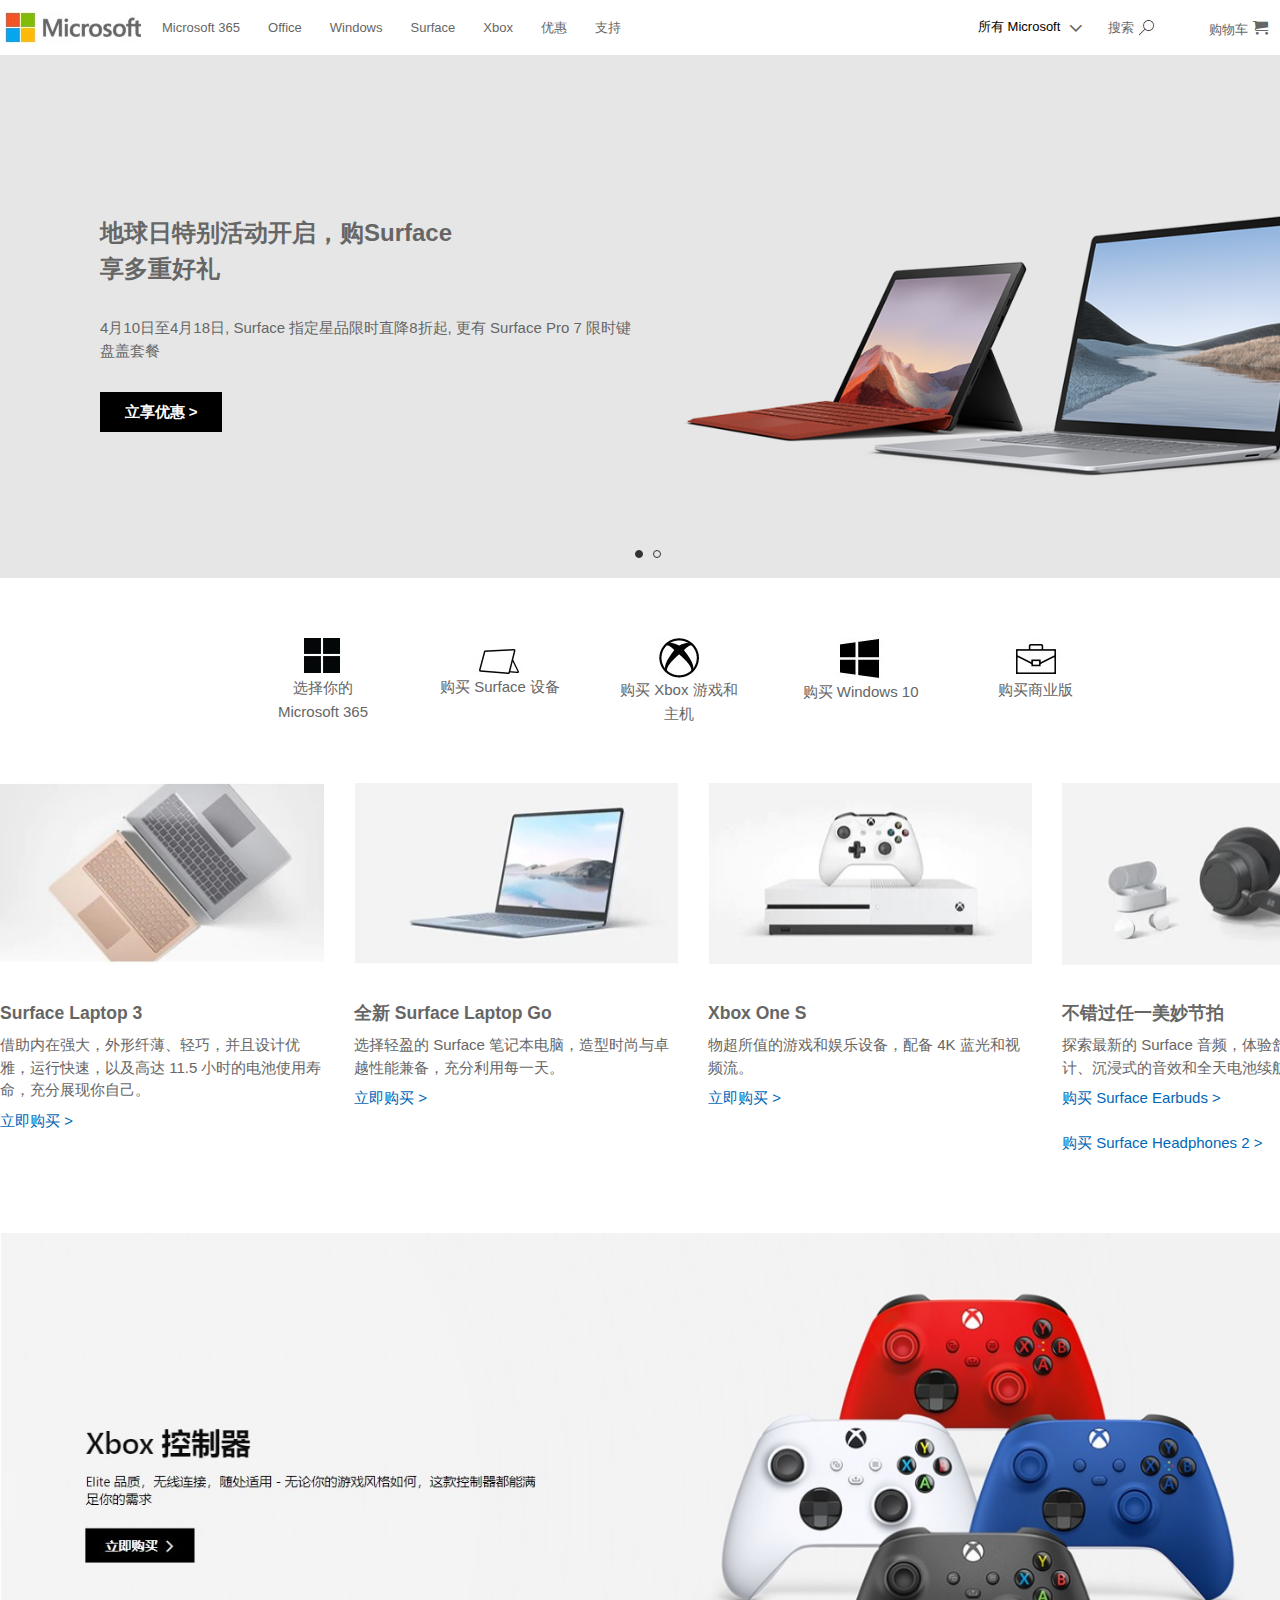
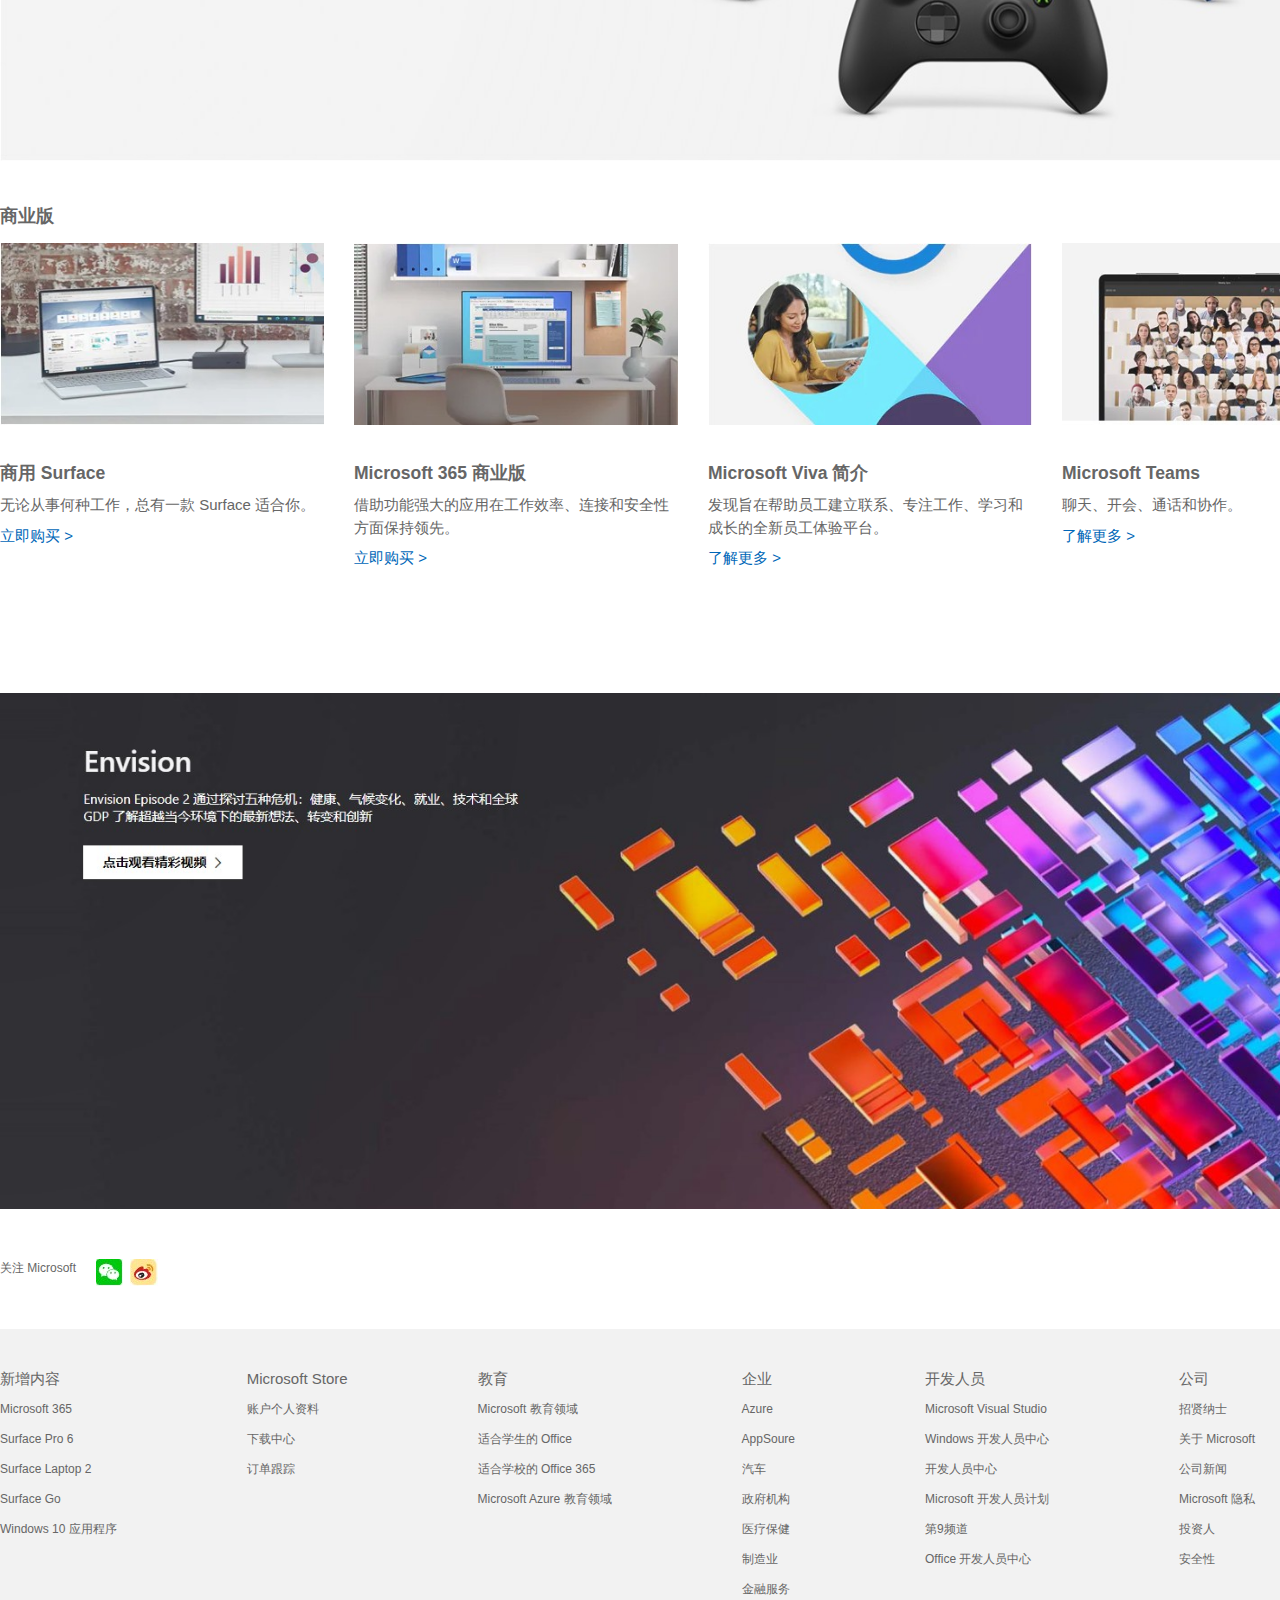
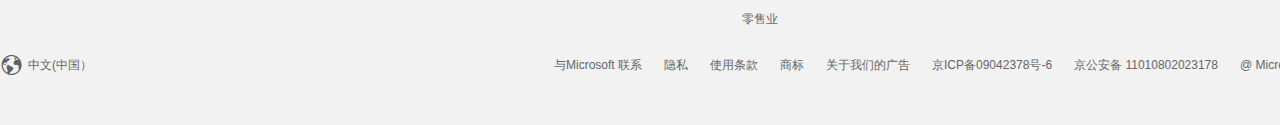
<file: MicroSoft_Index/index.html>
<!DOCTYPE html>
<html lang="en">

<head>
    <meta charset="UTF-8">
    <meta http-equiv="X-UA-Compatible" content="IE=edge">
    <meta name="viewport" content="width=device-width, initial-scale=1.0">
    <title>Microsoft-Official Home Page</title>
    <link rel="shortcut icon" href="bitbug_favicon.ico" type="image/x-icon">
    <link rel="stylesheet" href="CSS/base.css">
    <link rel="stylesheet" href="CSS/common.css">
    <link rel="stylesheet" href="CSS/index.css">
    <script src="JS/animate.js"></script>
    <script src="JS/index.js"></script>
</head>

<body>
    <!-- shortcut开始 -->
    <div class="shortcut w">
        <div class="logo">
            <h1>
                <a href="index.html">Microsoft-Official</a>
            </h1>
        </div>
        <div class="left_nav">
            <ul>
                <li><a href="#">Microsoft 365</a></li>
                <li><a href="#">Office</a></li>
                <li><a href="#">Windows</a></li>
                <li><a href="#">Surface</a></li>
                <li><a href="#">Xbox</a></li>
                <li><a href="#">优惠</a></li>
                <li><a href="#">支持</a></li>
            </ul>
        </div>
        <div class="right_nav">
            <div class="suoyou"><a href="#"><input type="text" value="所有 Microsoft" class="ipt"></a><em></em>
                <div class="tab_con">
                    <ul>
                        <li><span>软件</span>
                            <a href="#">Windows 应用</a><a href="#">OneDriver</a><a href="#">Outlook</a><a
                                href="#">Skype</a><a href="#">OneNote</a><a href="#">Microsoft Teams</a>
                        </li>
                        <li>
                            <span>PC和设备</span>
                            <a href="#">购买 Xbox</a><a href="#">PC和平板电脑</a><a href="#">配件</a>
                        </li>
                        <li>
                            <span>娱乐</span>
                            <a href="#">Xbox与游戏</a><a href="#">PC和游戏</a>
                        </li>
                        <li>
                            <span>企业版</span>
                            <a href="#">Microsoft Azure</a><a href="#">Microsoft 365</a><a href="#">Microsoft
                                industry</a><a href="#">数据平台</a><a href="#">Power Platform</a><a href="#">购买商业版</a>
                        </li>
                        <li>
                            <span>开发人员与IT</span>
                            <a href="#">.NET</a><a href="#">Visual Studio</a><a href="#">Windows Server</a><a
                                href="#">开发 Windows 应用</a><a href="#">文档</a><a href="#">Power Apps</a>
                        </li>
                        <li>
                            <span>其他</span>
                            <a href="#">免费下载与安全性</a><a href="#">教育</a>
                        </li>
                    </ul>
                    <div class="bottom">
                        <span><a href="#">查看站点地图</a><i> ></i></span>
                    </div>
                </div>
            </div>
            <div class="seacher"><span>搜索</span><img src="PIC/search.jpg" alt=""></div>
            <div class="shopcar"><a href="#">购物车</a><em></em></div>
            <div class="login"><a href="#">登录</a><img src="PIC/login.jpg" alt=""></div>
        </div>
    </div>
    <!-- shortcut结束 -->
    <!-- floor开始 -->
    <div class="floor w">
        <!-- floor1开始 -->
        <div class="floor1">
            <a href="javascript:;" class="arrow_l">&lt;</a>
            <a href="javascript:;" class="arrow_r">&gt;</a>
            <ul>
                <li><a href="#"><img src="PIC/focus0.png" alt=""></a>
                    <div class="item1">
                        <h1>地球日特别活动开启，购Surface</br>享多重好礼</h1>
                        <p>4月10日至4月18日, Surface 指定星品限时直降8折起, 更有 Surface Pro 7 限时键</br>盘盖套餐</p>
                        <a href="#" class="shop1">立享优惠 ></a>
                    </div>
                </li>
                <li><a href="#"><img src="PIC/focus1.jfif" alt=""></a>
                    <div class="item2">
                        <h1>Surface Laptop 3</h1>
                        <p>比以往更快的常用笔记本电脑</p>
                        <a href="#" class="shop2">立享购买 ></a>
                    </div>
                </li>
            </ul>
            <ol class="circle">
            </ol>
        </div>
        <!-- floor1结束 -->
        <!-- floor2开始 -->
        <div class="floor2">
            <div class="shop_service">
                <div class="one">
                    <a href="#"><img src="PIC/2_1.jpg" alt="">
                        <p>选择你的<br />Microsoft 365</p>
                    </a>
                </div>
                <div class="two">
                    <a href="#"><img src="PIC/2_2.jpg" alt="">
                        <p>购买 Surface 设备</p>
                    </a>
                </div>
                <div class="three">
                    <a href="#"><img src="PIC/2_3.jpg" alt="">
                        <p>购买 Xbox 游戏和<br />主机</p>
                    </a>
                </div>
                <div class="four">
                    <a href="#"><img src="PIC/2_4.jpg" alt="">
                        <p>购买 Windows 10</p>
                    </a>
                </div>
                <div class="five">
                    <a href="#"><img src="PIC/2_5.jpg" alt="">
                        <p>购买商业版</p>
                    </a>
                </div>
            </div>
        </div>
        <!-- floor2结束 -->
        <!-- floor3开始 -->
        <div class="floor3">
            <ul>
                <li>
                    <a href="#"><img src="PIC/3-1.jpg" alt=""></a>
                    <a href="#">
                        <h3>Surface Laptop 3</h3>
                    </a>
                    <a href="#">
                        <p>借助内在强大，外形纤薄、轻巧，并且设计优雅，运行快速，以及高达 11.5 小时的电池使用寿命，充分展现你自己。</p>
                    </a>
                    <a href="#" class="buy">立即购买 ></a>
                </li>
                <li>
                    <a href="#"><img src="PIC/3-2.jpg" alt=""></a>
                    <a href="#">
                        <h3>全新 Surface Laptop Go</h3>
                    </a>
                    <a href="#">
                        <p>选择轻盈的 Surface 笔记本电脑，造型时尚与卓越性能兼备，充分利用每一天。</p>
                    </a>
                    <a href="#" class="buy">立即购买 ></a>
                </li>
                <li>
                    <a href="#"><img src="PIC/3-3.jpg" alt=""></a>
                    <a href="#">
                        <h3>Xbox One S</h3>
                    </a>
                    <a href="#">
                        <p>物超所值的游戏和娱乐设备，配备 4K 蓝光和视频流。</p>
                    </a>
                    <a href="#" class="buy">立即购买 ></a>
                </li>
                <li>
                    <a href="#"><img src="PIC/3-4.jpg" alt=""></a>
                    <a href="#">
                        <h3>不错过任一美妙节拍</h3>
                    </a>
                    <a href="#">
                        <p>探索最新的 Surface 音频，体验舒适度极佳的设计、沉浸式的音效和全天电池续航。</p>
                    </a>
                    <a href="#" class="buy">购买 Surface Earbuds ></a><br />
                    <a href="#" class="buy">购买 Surface Headphones 2 ></a>
                </li>
            </ul>
        </div>
        <!-- floor3结束 -->
        <!-- floor4开始 -->
        <div class="floor4"><img src="PIC/4.jpg" alt=""></div>
        <!-- floor4结束 -->
        <!-- floor5开始 -->
        <div class="floor5">
            <h2>商业版</h2>
            <ul>
                <li>
                    <a href="#"><img src="PIC/5-1.jpg" alt=""></a>
                    <a href="#">
                        <h3>商用 Surface</h3>
                    </a>
                    <a href="#">
                        <p>无论从事何种工作，总有一款 Surface 适合你。</p>
                    </a>
                    <a href="#" class="buy">立即购买 ></a>
                </li>
                <li>
                    <a href="#"><img src="PIC/5-2.jpg" alt=""></a>
                    <a href="#">
                        <h3>Microsoft 365 商业版</h3>
                    </a>
                    <a href="#">
                        <p>借助功能强大的应用在工作效率、连接和安全性方面保持领先。</p>
                    </a>
                    <a href="#" class="buy">立即购买 ></a>
                </li>
                <li>
                    <a href="#"><img src="PIC/5-3.jpg" alt=""></a>
                    <a href="#">
                        <h3>Microsoft Viva 简介</h3>
                    </a>
                    <a href="#">
                        <p>发现旨在帮助员工建立联系、专注工作、学习和成长的全新员工体验平台。</p>
                    </a>
                    <a href="#" class="buy">了解更多 ></a>
                </li>
                <li>
                    <a href="#"><img src="PIC/5-4.jpg" alt=""></a>
                    <a href="#">
                        <h3>Microsoft Teams</h3>
                    </a>
                    <a href="#">
                        <p>聊天、开会、通话和协作。</p>
                    </a>
                    <a href="#" class="buy">了解更多 ></a>
                </li>
            </ul>
        </div>
        <!-- floor5结束 -->
        <!-- floor6开始 -->
        <div class="floor6"><img src="PIC/6.jpg" alt="">

            <div class="floor6_bottom">
                <span>关注 Microsoft</span>
                <ul>
                    <li id="first"><a href="#"><img src="PIC/wechat.jpg" alt="" width="27px" height="27px"></a>
                        <div class="code"><img src="PIC/2code.jpg" alt=""></div>
                    </li>
                    <li> <a href="#"><img src="PIC/website.jpg" alt="" width="27px" height="27px"></a></li>

                </ul>
            </div>
        </div>
        <!-- floor6结束 -->
    </div>

    <!-- floor结束 -->
    <!-- footer开始 -->
    <footer>
        <div class="w">
            <div class="mod_service">
                <dl class="one">
                    <dt>新增内容</dt>
                    <dd><a href="#">Microsoft 365</a></dd>
                    <dd><a href="#">Surface Pro 6</a></dd>
                    <dd><a href="#">Surface Laptop 2</a></dd>
                    <dd><a href="#">Surface Go</a></dd>
                    <dd><a href="#">Windows 10 应用程序</a></dd>
                </dl>
                <dl class="two">
                    <dt>Microsoft Store</dt>
                    <dd><a href="#">账户个人资料</a></dd>
                    <dd><a href="#">下载中心</a></dd>
                    <dd><a href="#">订单跟踪</a></dd>
                </dl>
                <dl class="three">
                    <dt>教育</dt>
                    <dd><a href="#">Microsoft 教育领域</a></dd>
                    <dd><a href="#">适合学生的 Office</a></dd>
                    <dd><a href="#">适合学校的 Office 365</a></dd>
                    <dd><a href="#">Microsoft Azure 教育领域</a></dd>
                </dl>
                <dl class="four">
                    <dt>企业</dt>
                    <dd><a href="#">Azure</a></dd>
                    <dd><a href="#">AppSoure</a></dd>
                    <dd><a href="#">汽车</a></dd>
                    <dd><a href="#">政府机构</a></dd>
                    <dd><a href="#">医疗保健</a></dd>
                    <dd><a href="#">制造业</a></dd>
                    <dd><a href="#">金融服务</a></dd>
                    <dd><a href="#">零售业</a></dd>
                </dl>
                <dl class="five">
                    <dt>开发人员</dt>
                    <dd><a href="#">Microsoft Visual Studio</a></dd>
                    <dd><a href="#">Windows 开发人员中心</a></dd>
                    <dd><a href="#">开发人员中心</a></dd>
                    <dd><a href="#">Microsoft 开发人员计划</a></dd>
                    <dd><a href="#">第9频道</a></dd>
                    <dd><a href="#">Office 开发人员中心</a></dd>
                </dl>
                <dl class="six">
                    <dt>公司</dt>
                    <dd><a href="#">招贤纳士</a></dd>
                    <dd><a href="#">关于 Microsoft</a></dd>
                    <dd><a href="#">公司新闻</a></dd>
                    <dd><a href="#">Microsoft 隐私</a></dd>
                    <dd><a href="#">投资人</a></dd>
                    <dd><a href="#">安全性</a></dd>
                </dl>
            </div>
            <div class="mod_link">
                <div class="china"><img src="PIC/china.jpg" alt=""><a href="#">中文(中国）</a></div>
                <ul>
                    <li><a href="#">与Microsoft 联系</a></li>
                    <li><a href="#">隐私</a></li>
                    <li><a href="#">使用条款</a></li>
                    <li><a href="#">商标</a></li>
                    <li><a href="#">关于我们的广告</a></li>
                    <li><a href="#">京ICP备09042378号-6</a></li>
                    <li><a href="#">京公安备 11010802023178</a></li>
                    <li><a href="#">@ Microsoft 2021</a></li>
                </ul>
            </div>
        </div>
    </footer>

    <!-- footer结束 -->
</body>

</html>
</file>
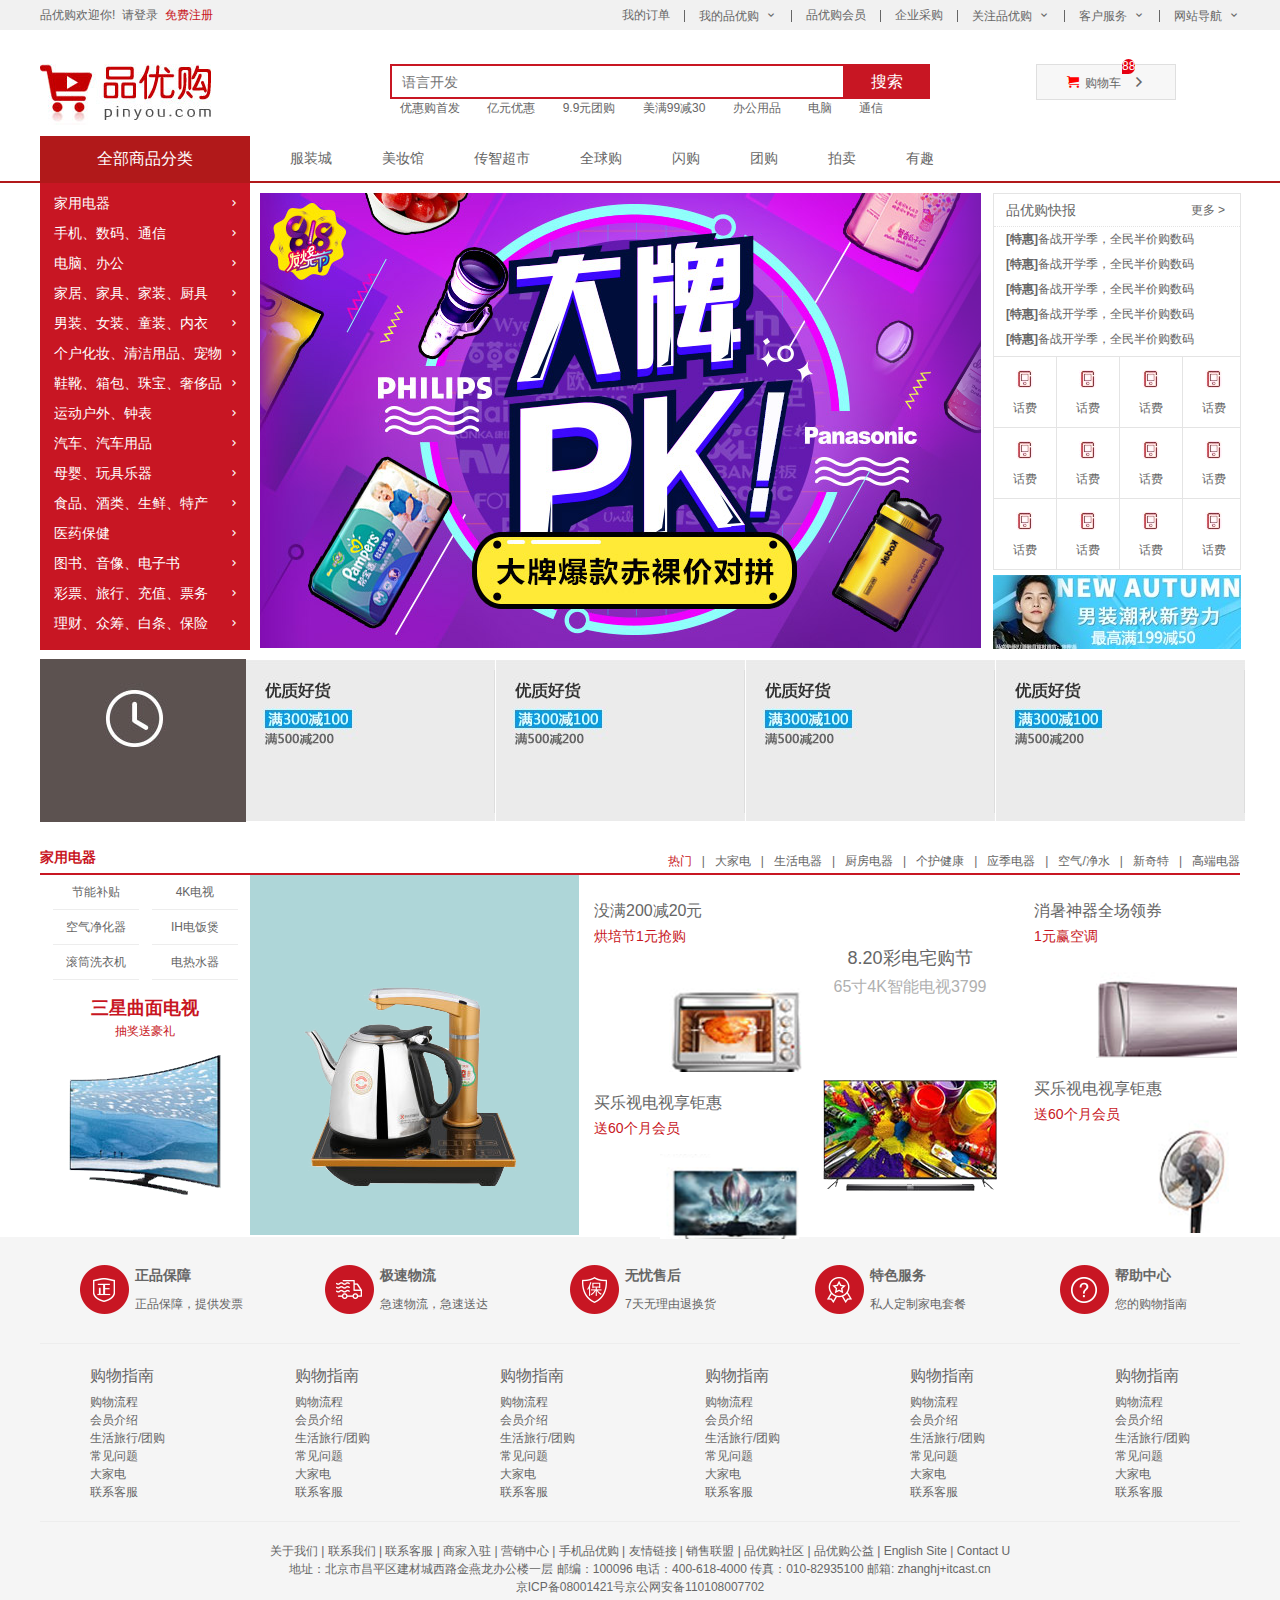
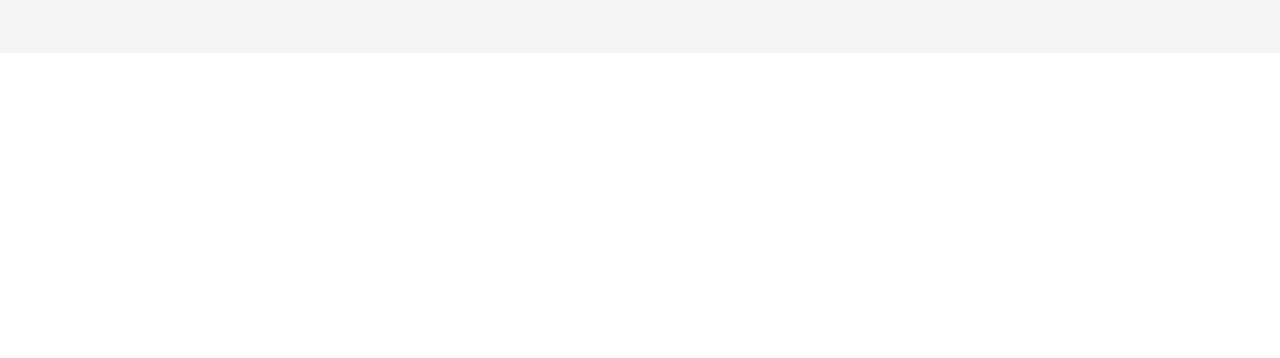
<file: web_pinyougou/index.html>
<!DOCTYPE html>
<html lang="en">

<head>
    <meta charset="UTF-8">
    <meta http-equiv="X-UA-Compatible" content="IE=edge">
    <meta name="viewport" content="width=device-width, initial-scale=1.0">
    <link rel="shortcut icon" href="favicon.ico" type="image/x-icon">
    <title>品优购-正品好货</title>
    <link rel="stylesheet" href="CSS/common.css">
    <link rel="stylesheet" href="CSS/base.css">
    <link rel="stylesheet" href="CSS/index.css">
</head>

<body>
    <!-- 快捷导航栏的制作 -->
    <div class="shortcut">
        <div class="w">
            <div class="fl">
                <ul>
                    <li>品优购欢迎你! &nbsp;</li>
                    <li><a href="#">请登录</a> &nbsp;<a href="list.html" class="style_red">免费注册</a></li>
                </ul>
            </div>
            <div class="fr">
                <ul>

                    <li><a href="#">我的订单</a></li>
                    <li></li>
                    <li><a href="#" class="arrow-icon">我的品优购</a></li>
                    <li></li>
                    <li><a href="#">品优购会员</a></li>
                    <li></li>
                    <li><a href="#">企业采购</a></li>
                    <li></li>
                    <li><a href="#" class="arrow-icon">关注品优购</a></li>
                    <li></li>
                    <li><a href="#" class="arrow-icon">客户服务</a></li>
                    <li></li>
                    <li><a href="#" class="arrow-icon">网站导航</a></li>
                </ul>
            </div>
        </div>
    </div>
    <!-- shortcu快捷导航栏结束 -->
    <!-- header模块 -->
    <div class="header w">
        <!-- logo -->
        <div class="logo">
            <h1>
                <a href="index.html" title="品优购官网">品优购官网</a>
            </h1>
        </div>
        <!-- search -->
        <div class="search">
            <input type="search" placeholder="语言开发">
            <button>搜索</button>
        </div>
        <!-- hotwords -->
        <div class="hotwords">
            <a href="#">优惠购首发 </a>
            <a href="#">亿元优惠</a>
            <a href="#">9.9元团购</a>
            <a href="#">美满99减30</a>
            <a href="#">办公用品</a>
            <a href="#">电脑</a>
            <a href="#">通信</a>
        </div>

        <!-- shopcar -->
        <div class="shopcar">购物车
            <div class="cout">88</div>
        </div>

    </div>
    <!-- header模块结束 -->
    <!-- nav  -->
    <nav>
        <div class="w">
            <!-- dropdown开始 -->
            <div class="dropdown">
                <dl>
                    <dt>全部商品分类</dt>
                    <dd>
                        <ul>
                            <li><a href="#">家用电器</a></li>
                            <li><a href="#">手机、数码、通信</a></li>
                            <li><a href="#">电脑、办公</a></li>
                            <li><a href="#"> 家居、家具、家装、厨具</a></li>
                            <li><a href="#">男装、女装、童装、内衣</a></li>
                            <li><a href="#">个户化妆、清洁用品、宠物</a></li>
                            <li><a href="#">鞋靴、箱包、珠宝、奢侈品</a></li>
                            <li><a href="#">运动户外、钟表</a></li>
                            <li><a href="#">汽车、汽车用品</a></li>
                            <li><a href="#">母婴、玩具乐器</a></li>
                            <li><a href="#">食品、酒类、生鲜、特产</a></li>
                            <li><a href="#">医药保健</a></li>
                            <li><a href="#">图书、音像、电子书</a></li>
                            <li><a href="#">彩票、旅行、充值、票务</a></li>
                            <li><a href="#">理财、众筹、白条、保险</a></li>
                        </ul>
                    </dd>
                </dl>
            </div>
            <!-- dropdown结束 -->
            <!-- navitems开始 -->
            <div class="navitems">
                <ul>
                    <li><a href="#">服装城 </a></li>
                    <li><a href="#">美妆馆 </a></li>
                    <li><a href="#">传智超市</a></li>
                    <li><a href="#">全球购</a></li>
                    <li><a href="#">闪购</a></li>
                    <li><a href="#">团购 </a></li>
                    <li><a href="#">拍卖</a></li>
                    <li><a href="#"> 有趣</a></li>
                </ul>
            </div>
            <!-- navitems结束 -->
        </div>
    </nav>
    <!-- nav结束 -->
    <!-- main开始 -->
    <div class="w">
        <main>
            <div class="foucs">
                <ul>
                    <li><img src="upload/179.png" alt=""></li>
                </ul>
            </div>
            <!-- newsflash开始 -->
            <div class="newsflash">
                <!-- news新闻模块 -->
                <div class="news">
                    <!-- 头部 -->
                    <div class="news_hd">
                        <div class="kuaibao">品优购快报</div>
                        <div class="more">更多&nbsp;&gt;</div>
                    </div>
                    <!-- 身体 -->
                    <div class="news_bd">
                        <ul>
                            <li><a href="#"><strong>[特惠]</strong>备战开学季，全民半价购数码</a></li>
                            <li><a href="#"><strong>[特惠]</strong>备战开学季，全民半价购数码</a></li>
                            <li><a href="#"><strong>[特惠]</strong>备战开学季，全民半价购数码</a></li>
                            <li><a href="#"><strong>[特惠]</strong>备战开学季，全民半价购数码</a></li>
                            <li><a href="#"><strong>[特惠]</strong>备战开学季，全民半价购数码</a></li>
                        </ul>
                    </div>
                </div>
                <!-- news新闻模块结束 -->
                <!-- lifeservice开始 -->
                <div class="lifeservice">
                    <ul>
                        <li><a href="#">
                                <i><img src="upload/huafei.jpg" alt=""></i>
                                <p>话费</p>
                            </a></li>
                        <li><a href="#">
                                <i><img src="upload/huafei.jpg" alt=""></i>
                                <p>话费</p>
                            </a></li>
                        <li><a href="#">
                                <i><img src="upload/huafei.jpg" alt=""></i>
                                <p>话费</p>
                            </a></li>
                        <li><a href="#">
                                <i><img src="upload/huafei.jpg" alt=""></i>
                                <p>话费</p>
                            </a></li>
                        <li><a href="#">
                                <i><img src="upload/huafei.jpg" alt=""></i>
                                <p>话费</p>
                            </a></li>
                        <li><a href="#">
                                <i><img src="upload/huafei.jpg" alt=""></i>
                                <p>话费</p>
                            </a></li>
                        <li><a href="#">
                                <i><img src="upload/huafei.jpg" alt=""></i>
                                <p>话费</p>
                            </a></li>
                        <li><a href="#">
                                <i><img src="upload/huafei.jpg" alt=""></i>
                                <p>话费</p>
                            </a></li>
                        <li><a href="#">
                                <i><img src="upload/huafei.jpg" alt=""></i>
                                <p>话费</p>
                            </a></li>
                        <li><a href="#">
                                <i><img src="upload/huafei.jpg" alt=""></i>
                                <p>话费</p>
                            </a></li>
                        <li><a href="#">
                                <i><img src="upload/huafei.jpg" alt=""></i>
                                <p>话费</p>
                            </a></li>
                        <li><a href="#">
                                <i><img src="upload/huafei.jpg" alt=""></i>
                                <p>话费</p>
                            </a></li>

                    </ul>
                </div>
                <!-- lifeservice结束 -->
                <!-- bargin开始 -->
                <div class="bargin"><img src="upload/b.jpg" alt=""></div>
                <!-- bargin结束 -->
            </div>
        </main>
    </div>
    <!-- main 结束 -->
    <!-- recom开始 -->
    <div class="recom w">
        <div class="recom_hd"><img src="upload/tuceng106.jpg" alt=""></div>
        <div class="recom_bd">
            <ul>
                <li><a href="#"><img src="upload/1.jpg" alt=""></a></li>
                <li><a href="#"><img src="upload/1.jpg" alt=""></a></li>
                <li><a href="#"><img src="upload/1.jpg" alt=""></a></li>
                <li><a href="#"><img src="upload/1.jpg" alt=""></a></li>
            </ul>
        </div>
    </div>
    <!-- recom结束 -->
    <!-- floor开始 -->

    <div class="floor w">
        <div class="jiadian">
            <div class="jiadian_hd">
                <h3 class="style_red">家用电器</h3>
                <div class="table_list">
                    <ul>
                        <li><a href="#" class="style_red">热门</a></li>
                        <li>|</li>
                        <li><a href="#">大家电</a></li>
                        <li>|</li>
                        <li><a href="#">生活电器</a></li>
                        <li>|</li>
                        <li><a href="#">厨房电器</a></li>
                        <li>|</li>
                        <li><a href="#">个护健康</a></li>
                        <li>|</li>
                        <li><a href="#">应季电器</a></li>
                        <li>|</li>
                        <li><a href="#">空气/净水</a></li>
                        <li>|</li>
                        <li><a href="#">新奇特</a></li>
                        <li><a href="#">|</a></li>
                        <li><a href="#">高端电器</a></li>

                    </ul>
                </div>
            </div>
            <div class="jiadian_bd">
                <div class="table_content">
                    <div class="col_210">
                        <div class="list">
                            <ul>
                                <li><a href="#">节能补贴</a></li>
                                <li><a href="#">4K电视</a></li>
                                <li><a href="#">空气净化器</a></li>
                                <li><a href="#">IH电饭煲</a></li>
                                <li><a href="#">滚筒洗衣机</a></li>
                                <li><a href="#">电热水器</a></li>
                            </ul>
                        </div>
                        <h5 class="style_red">三星曲面电视 </h5>
                        <p class="style_red">抽奖送豪礼</p>
                        <img src="upload/110.png" alt="">
                    </div>
                    <div class="col_330"><img src="upload/118.png" alt=""></div>
                    <div class="col_220_1">
                        <div class="top">
                            <p>没满200减20元
                            </p>
                            <i class="style_red">烘培节1元抢购</i>
                            <img src="upload/114.png" alt="">
                        </div>
                        <div class="bottom">
                            <p>买乐视电视享钜惠
                            </p>
                            <i class="style_red">送60个月会员</i>
                            <img src="upload/116.png" alt="">
                        </div>
                    </div>
                    <div class="col_220_2">
                        <p>8.20彩电宅购节
                        </p>
                        <i>65寸4K智能电视3799</i>
                        <img src="upload/113.png" alt="">
                    </div>
                    <div class=" col_220_3">
                        <div class="top">
                            <p>消暑神器全场领券
                            </p>
                            <i class="style_red">1元赢空调</i>
                            <img src="upload/115.png" alt="">
                        </div>
                        <div class="bottom">
                            <p>买乐视电视享钜惠
                            </p>
                            <i class="style_red">送60个月会员</i>
                            <img src="upload/117.png" alt="">
                        </div>
                    </div>
                </div>
            </div>
        </div>
    </div>
    <!-- floor结束 -->
    <!-- footer开始 -->
    <footer>
        <div class="w">
            <div class="mod_service">
                <ul>
                    <li>
                        <h4><img src="pic/tuceng138.png" alt=""></h4>
                        <h5>正品保障</h5>
                        <p>正品保障，提供发票</p>
                    </li>
                    <li>
                        <h4><img src="pic/tuceng139.png" alt=""></h4>
                        <h5>极速物流</h5>
                        <p>急速物流，急速送达</p>
                    </li>
                    <li>
                        <h4><img src="pic/tuceng140.png" alt=""></h4>
                        <h5>无忧售后</h5>
                        <p>7天无理由退换货</p>
                    </li>
                    <li>
                        <h4><img src="pic/tuceng141.png" alt=""></h4>
                        <h5>特色服务</h5>
                        <p>私人定制家电套餐</p>
                    </li>
                    <li>
                        <h4><img src="pic/tuceng142.png" alt=""></h4>
                        <h5>帮助中心</h5>
                        <p>您的购物指南</p>
                    </li>
                </ul>
            </div>
            <!-- mod_service结束
            mod_help开始 -->

            <div class="mod_help ">
                <ul>
                    <li>
                        <dl>
                            <dt>购物指南</dt>
                            <dd>购物流程</dd>
                            <dd>会员介绍</dd>
                            <dd>生活旅行/团购</dd>
                            <dd>常见问题</dd>
                            <dd>大家电</dd>
                            <dd>联系客服</dd>
                        </dl>
                    </li>
                    <li>
                        <dl>
                            <dt>购物指南</dt>
                            <dd>购物流程</dd>
                            <dd>会员介绍</dd>
                            <dd>生活旅行/团购</dd>
                            <dd>常见问题</dd>
                            <dd>大家电</dd>
                            <dd>联系客服</dd>
                        </dl>
                    </li>
                    <li>
                        <dl>
                            <dt>购物指南</dt>
                            <dd>购物流程</dd>
                            <dd>会员介绍</dd>
                            <dd>生活旅行/团购</dd>
                            <dd>常见问题</dd>
                            <dd>大家电</dd>
                            <dd>联系客服</dd>
                        </dl>
                    </li>
                    <li>
                        <dl>
                            <dt>购物指南</dt>
                            <dd>购物流程</dd>
                            <dd>会员介绍</dd>
                            <dd>生活旅行/团购</dd>
                            <dd>常见问题</dd>
                            <dd>大家电</dd>
                            <dd>联系客服</dd>
                        </dl>
                    </li>
                    <li>
                        <dl>
                            <dt>购物指南</dt>
                            <dd>购物流程</dd>
                            <dd>会员介绍</dd>
                            <dd>生活旅行/团购</dd>
                            <dd>常见问题</dd>
                            <dd>大家电</dd>
                            <dd>联系客服</dd>
                        </dl>
                    </li>
                    <li>
                        <dl>
                            <dt>购物指南</dt>
                            <dd>购物流程</dd>
                            <dd>会员介绍</dd>
                            <dd>生活旅行/团购</dd>
                            <dd>常见问题</dd>
                            <dd>大家电</dd>
                            <dd>联系客服</dd>
                        </dl>
                    </li>
                </ul>
            </div>
            <!-- mod_help结束
            mod_link开始 -->
            <div class="mod_link w">
                <p>关于我们 | 联系我们 | 联系客服 | 商家入驻 | 营销中心 | 手机品优购 | 友情链接 | 销售联盟 | 品优购社区 | 品优购公益 | English
                    Site | Contact U<br />
                    地址：北京市昌平区建材城西路金燕龙办公楼一层 邮编：100096 电话：400-618-4000 传真：010-82935100 邮箱: zhanghj+itcast.cn<br />
                    京ICP备08001421号京公网安备110108007702</p>
            </div>
        </div>

    </footer>
    <!-- footer结束 -->

</html>
</file>
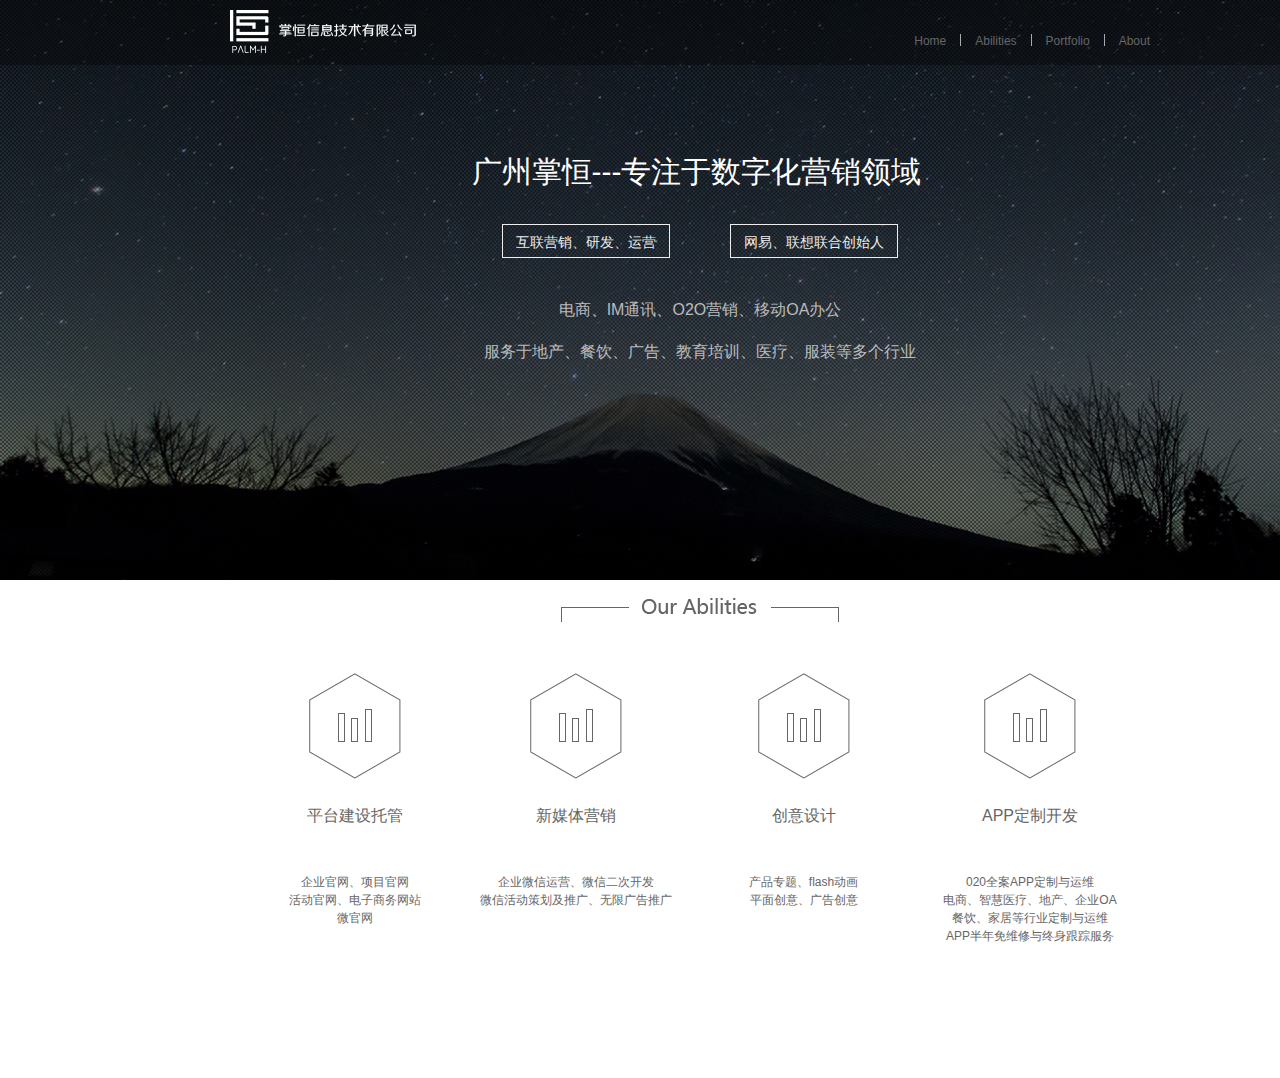
<file: 掌恒首页铺设练习/index.html>
<!DOCTYPE html>
<html lang="en">

<head>
    <meta charset="UTF-8">
    <meta http-equiv="X-UA-Compatible" content="IE=edge">
    <meta name="viewport" content="width=device-width, initial-scale=1.0">
    <title>掌恒首页铺设练习-一家实力强悍的互联网巨头公司，哈哈开玩笑的</title>
    <meta name="describtion" content="品优购是一家专注于网上购物，物美价廉，全场正品，极速配送的网站" />
    <meta name="keywords" content="网上购物,极速配送,家电服饰,电脑数码,美容化妆" />
    <link rel="stylesheet" href="CSS/index.css">
    <link rel="stylesheet" href="CSS/base.css">

</head>

<body>
    <header class="w">
        <div class="bg">
            <div class="top">
                <div class="logo">
                    <h1>
                        <a href="index.html" title="掌恒科技公司">掌恒科技公司</a>
                    </h1>
                </div>
                <div class="top_nav">
                    <ul>
                        <li><a href="#">About</a></li>
                        <li></li>
                        <li><a href="#">Portfolio</a></li>
                        <li></li>
                        <li><a href="#">Abilities</a></li>
                        <li></li>
                        <li><a href="#">Home</a></li>
                    </ul>
                </div>
            </div>
            <div class="main">
                <h1>广州掌恒---专注于数字化营销领域</h1>
                <ul>
                    <li>互联营销、研发、运营 </li>
                    <li>网易、联想联合创始人</li>
                </ul>
                <p class="one">电商、IM通讯、O2O营销、移动OA办公</p>
                <p class="two">服务于地产、餐饮、广告、教育培训、医疗、服装等多个行业</p>
            </div>
        </div>
    </header>
    <div class="ability w">
        <div class="top"></div>
        <div class="ability_info">
            <ul>
                <li class="one">
                    <a href="#"></a>
                    <h3>平台建设托管</h3>
                    <p>企业官网、项目官网<br />活动官网、电子商务网站<br />微官网</p>
                </li>
                <li class="two">
                    <a href="#"></a>
                    <h3>新媒体营销</h3>
                    <p>企业微信运营、微信二次开发<br />微信活动策划及推广、无限广告推广</p>
                </li>
                <li class="three">
                    <a href="#"></a>
                    <h3>创意设计</h3>
                    <p>产品专题、flash动画<br />平面创意、广告创意</p>
                </li>
                <li class="four">
                    <a href="#"></a>
                    <h3>APP定制开发</h3>
                    <p>020全案APP定制与运维<br />电商、智慧医疗、地产、企业OA<br />餐饮、家居等行业定制与运维<br />APP半年免维修与终身跟踪服务</p>
                </li>
            </ul>
        </div>
    </div>
</body>

</html>
</file>
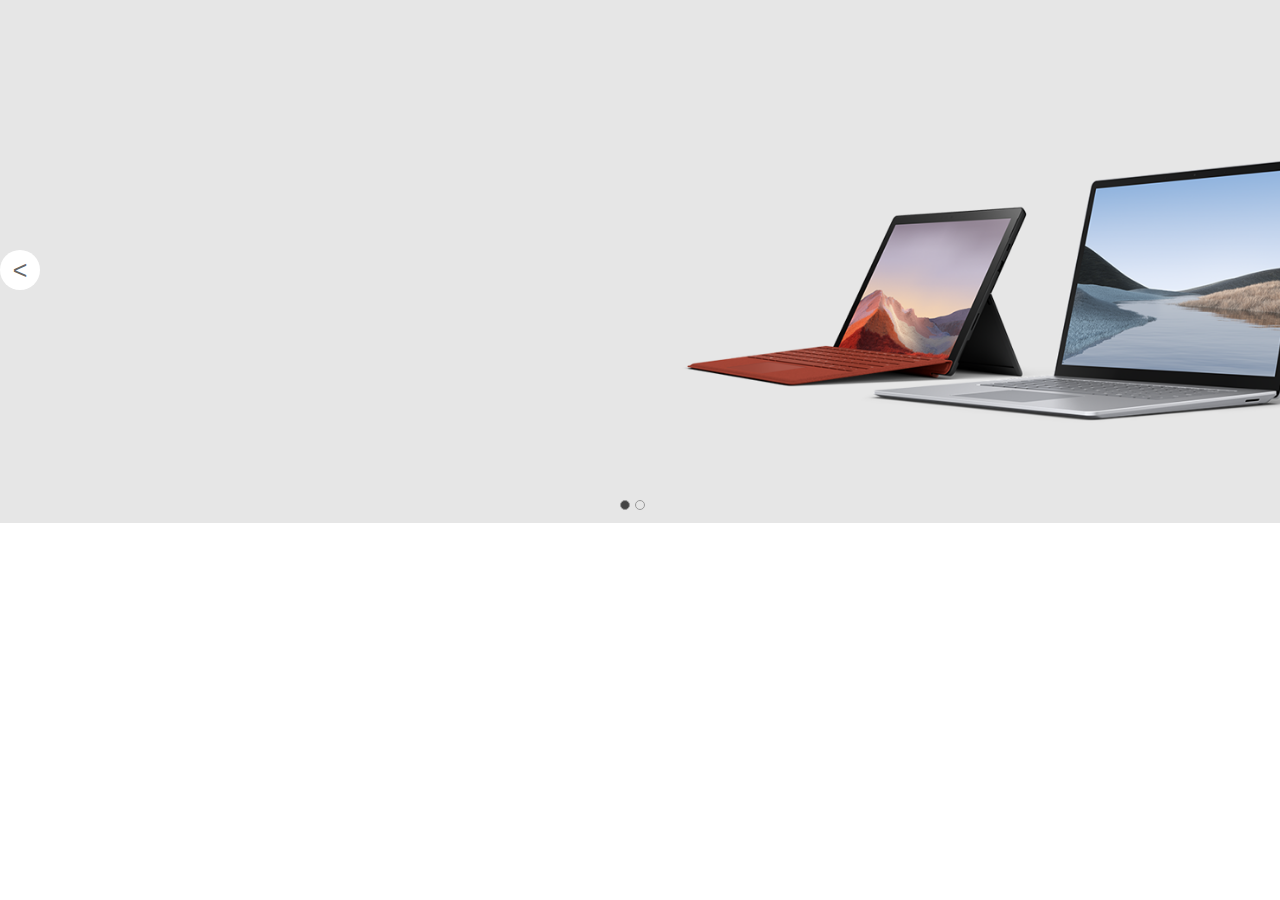
<file: web_microsoft/aaa.html>
<!DOCTYPE html>
<html lang="en">

<head>
    <meta charset="UTF-8">
    <meta http-equiv="X-UA-Compatible" content="IE=edge">
    <meta name="viewport" content="width=device-width, initial-scale=1.0">
    <title>Document</title>
    <link rel="stylesheet" href="CSS/base.css">
    <style>
        .focu {
            overflow: hidden;
            position: relative;
            top: 0;
            left: 0;
            width: 1384px;
            height: 523px;
            margin: 0 auto;
        }

        .arrow_l,
        .arrow_r {
            display: none;
            width: 40px;
            height: 40px;
            background-color: #fff;
            text-align: center;
            font-size: 25px;
            line-height: 40px;
            border-radius: 50%;
            z-index: 1;
        }

        .arrow_l {
            position: absolute;
            top: 250px;
            left: 0;
        }

        .arrow_r {
            position: absolute;
            top: 250px;
            left: 1343px;
        }

        .focu ul {
            position: absolute;
            top: 0;
            left: 0;
            width: 300%;
            height: 100%;
        }

        .focu ul li {
            float: left;
        }

        .focu ul li img {
            width: 1384px;
            height: 523px;
        }

        .focu ol {
            position: absolute;
            top: 500px;
            left: 620px;
            height: 20px;
            z-index: 1;
        }

        .focu ol li {
            float: left;
            margin-right: 5px;
            width: 8px;
            height: 8px;
            border: 1px solid #999;
            border-radius: 50%;
            cursor: pointer;
        }

        .current {
            background-color: #444;
        }
    </style>
</head>

<body>
    <div class="focu">
        <a href="javascript:;" class="arrow_l">&lt;</a>
        <a href="javascript:;" class="arrow_r">&gt;</a>
        <ul>
            <li><a href="#"><img src="PIC/focus0.png" alt=""></a></li>
            <li><a href="#"><img src="PIC/focus1.jfif" alt=""></a></li>
        </ul>

        <ol class="circle"></ol>
    </div>
    <script>
        var div = document.querySelector('div');
        var arrow_l = document.querySelector('.arrow_l');
        var arrow_r = document.querySelector('.arrow_r');
        var focu = document.querySelector('.focu');
        function animate(obj, target, callback) {
            clearInterval(obj.timer);
            obj.timer = setInterval(function () {
                if (obj.offsetLeft == target) {
                    var step = (target - obj.offsetLeft) / 10;
                    step = step > 0 ? Math.ceil(step) : Math.floor(step);
                    clearInterval(obj.timer);
                    if (callback) {
                        callback();
                    }
                }
                obj.style.left = obj.offsetLeft + step + 'px';
            }, 15)
        }
        focu.addEventListener('mouseover', function () {
            arrow_l.style.display = 'block';
            arrow_r.style.display = 'block';
        })
        focu.addEventListener('mouseout', function () {
            arrow_l.style.display = 'none';
            arrow_r.style.display = 'none';
        })

        var ul = document.querySelector('ul');
        var ol = document.querySelector('ol');
        var focusWidth = focu.offsetWidth;
        for (var i = 0; i < ul.children.length; i++) {
            var li = document.createElement('li');
            li.setAttribute('index', i);
            ol.appendChild(li);
            li.addEventListener('click', function () {
                for (var j = 0; j < ol.children.length; j++) {
                    ol.children[j].className = '';
                }
                var index = this.getAttribute('index');
                this.className = 'current';
                animate(ul, -index * focusWidth);
            })

        }
        ol.children[0].className = 'current';
        var num = 0;
        var first = ul.children[0].cloneNode(true);
        ul.appendChild(first);
        arrow_r.addEventListener('click', function () {
            if (num == ul.children.length - 1) {
                ul.style.left = '0';
                num = 0;
            }
            num++;
            animate(ul, -num * focusWidth);
        })
    </script>
</body>

</html>
</file>
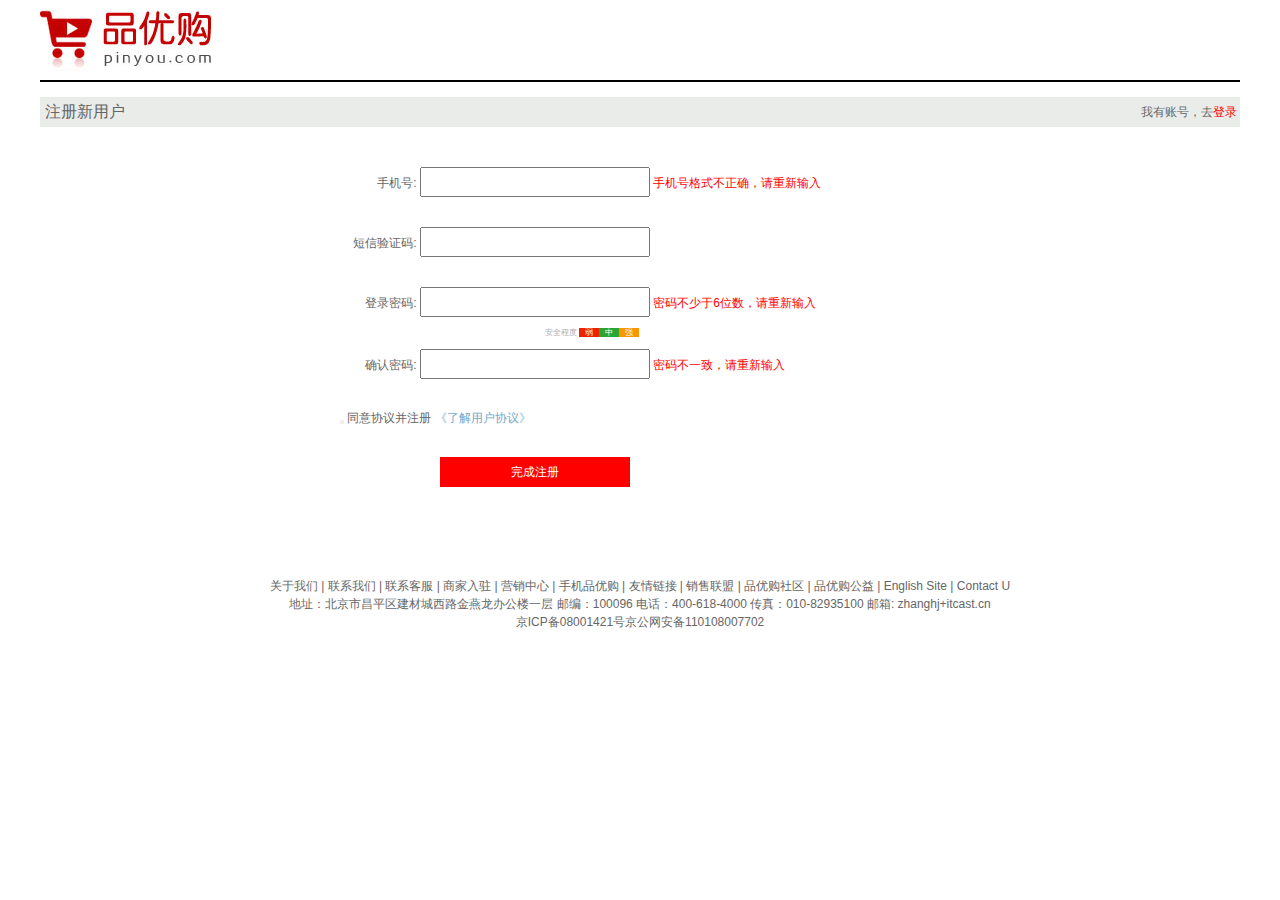
<file: web_pinyougou/list.html>
<!DOCTYPE html>
<html lang="en">

<head>
    <meta charset="UTF-8">
    <meta http-equiv="X-UA-Compatible" content="IE=edge">
    <meta name="viewport" content="width=device-width, initial-scale=1.0">
    <title>品优购注册-正品好货</title>
    <link rel="stylesheet" href="CSS/base.css">
    <link rel="shortcut icon" href="favicon.ico" type="image/x-icon">
    <link rel="stylesheet" href="CSS/list.css">
</head>

<body>
    <div class="w">
        <header>
            <a href="index.html"><img src="pic/logo.jpg" alt="LOGO"></a>
    </div>
    <div class="w">
        <div class="registerarea">
            <h3>
                <div class="fl">注册新用户</div>
                <div class="fr">我有账号，去<a href="#" class="style_red">登录</a></div>
            </h3>
            <div class="reg_form">
                <form action="#">
                    <ul>
                        <li><label for="">手机号:&nbsp; </label><input type="text">
                            <span class="error style_red">手机号格式不正确，请重新输入</span>
                        </li>
                        <li><label for="">短信验证码:&nbsp; </label><input type="text">
                        </li>
                        <li><label for="">登录密码:&nbsp; </label><input type="password">
                            <span class="error style_red">密码不少于6位数，请重新输入</span>
                        </li>
                        <li class="safe">
                            安全程度&nbsp;<span class="ruo">弱</span><span class="zhong">中</span><span class="qiang">强</span>
                        </li>
                        <li><label for="">确认密码:&nbsp; </label><input type="password">
                            <span class="error style_red">密码不一致，请重新输入</span>
                        </li>
                        <li><button></button> 同意协议并注册 <a href="#">《了解用户协议》</a></li>
                        <li>完成注册</li>
                    </ul>
                </form>
            </div>
        </div>
    </div>
    <footer>
        <div class="mod_link w">
            <p>关于我们 | 联系我们 | 联系客服 | 商家入驻 | 营销中心 | 手机品优购 | 友情链接 | 销售联盟 | 品优购社区 | 品优购公益 | English
                Site | Contact U<br />
                地址：北京市昌平区建材城西路金燕龙办公楼一层 邮编：100096 电话：400-618-4000 传真：010-82935100 邮箱: zhanghj+itcast.cn<br />
                京ICP备08001421号京公网安备110108007702</p>
        </div>
    </footer>
    </header>
    </div>


</body>

</html>
</file>
<file: MicroSoft_Index/CSS/base.css>
* {
    margin: 0;
    padding: 0;
}
em,i {
    font-style: normal;
}
li {
    list-style: none;
}
img {
    border: 0;
    vertical-align: middle;
}
button {
    cursor: pointer;
}
a {
    color: #666;
    text-decoration: none;
}
a:hover {
    color: #616161;
}
button,input {
    font-family:Microsoft YaHei,Heiti SC,tahoma,arial,Hiragino Sans GB,"\5B8B\4F53",sans-serif;
}
body {
    -webkit-font-smoothing:antialiased;
    background-color:#fff;
    font:12px/1.5 Microsoft YaHei,Heiti SC,tahoma,arial,Hiragino Sans GB,"\5B8B\4F53",sans-serif;
    color:#666;
}

.clearfix:after{
    visibility:hidden;
    clear:both;
    display:block;
    content:".";
    height:0;
}
.clearfix {
    *zoom:1;
}
</file>
<file: MicroSoft_Index/CSS/common.css>
@font-face {
    font-family: 'icomoon';
    src:  url('../fonts/icomoon.eot?4epor6');
    src:  url('../fonts/icomoon.eot?4epor6#iefix') format('embedded-opentype'),
      url('../fonts/icomoon.ttf?4epor6') format('truetype'),
      url('../fonts/icomoon.woff?4epor6') format('woff'),
      url('../fonts/icomoon.svg?4epor6#icomoon') format('svg');
    font-weight: normal;
    font-style: normal;
    font-display: block;
  }
.w {
    width: 1384px;
    margin: 0 auto;
}
/* shortcut开始 */
.shortcut {
    height: 55px;
}
.shortcut .logo {
    float: left;
}
.shortcut .logo a {
    display: block;
    margin-top: 12px;
    margin-left: 5px;
    width: 137px;
    height: 32px;
    background:url(../PIC/logo0.jpg) no-repeat;
    font-size: 0;
}
.shortcut .left_nav {
    float: left;
    margin-left: 20px;
    height: 55px;
}
.shortcut .left_nav ul li {
    float: left;
    margin-right: 28px;
    line-height: 55px;
}
.shortcut .left_nav ul li a {
    display: block;
    height: 40px;
    font-size: 13px;
    text-align: center;
}
.shortcut .left_nav ul li a:hover {
    border-bottom: 2px solid black;
}
.shortcut .left_nav ul li a:visited {
    border: 2px black dashed;
}
.shortcut .right_nav{
    float:right;
    width: 406px;
    height: 55px;
    line-height: 55px;
}
.shortcut .right_nav .suoyou {
    position: relative;
    float: left;
    width: 105px;
    height: 44px;
    line-height: 49px;
}
.shortcut .right_nav .suoyou .tab_con {
    position: absolute;
    top: 43px;
    left: -760px;
    width: 1200px;
    height: 340px;
    display: none;
    z-index: 1000;
}
.shortcut .right_nav .suoyou .tab_con ul {
    width: 100%;
    height: 290px;
    background-color: #F2F2F2;
}
.shortcut .right_nav .suoyou .tab_con .bottom {
    width: 100%;
    height: 50px;
    background-color: #E6E6E6;
}
.shortcut .right_nav .suoyou .tab_con .bottom {
    line-height: 50px;
    text-align: center;
    border-bottom: 2px solid #000;
}
.shortcut .right_nav .suoyou .tab_con .bottom a:hover {
    text-decoration: underline;
}
.shortcut .right_nav .suoyou .tab_con ul li {
    float: left;
    margin-right: 50px;
    width: 123px;
    height: 270px;
}
.shortcut .right_nav .suoyou .tab_con ul li:first-child {
    margin-left: 10px;
}
.shortcut .right_nav .suoyou .tab_con ul li:last-child {
    margin-right: 0;
}
.shortcut .right_nav .suoyou .tab_con ul li span {
    font-size: 13px;
    font-weight: 700;
}
.shortcut .right_nav .suoyou .tab_con ul li a {
    display: block;
    font-size: 13px;
    line-height: 30px;
}
.shortcut .right_nav .suoyou .tab_con ul li a:hover {
    text-decoration: underline;
}
.shortcut .right_nav .suoyou input {
    display: inline-block;
    height: 24px;
    width: 90px;
    font-size: 13px;
    border: 0;
    outline: none;
    cursor: pointer;
}
.shortcut .right_nav .suoyou input:hover {
    border-bottom: 2px solid #000;
}
.shortcut .right_nav .suoyou em::after {
    content: '';
    font-family: 'icomoon';
    font-size: 15px;
}
.shortcut .right_nav .seacher {
    float: left;
    margin-left: 25px;
    width: 56px;
    height: 55px;
    line-height: 55px;
}
.shortcut .right_nav .seacher span {
    display: inline-block;
    height: 40px;
    font-size: 13px;
}
.shortcut .right_nav .seacher span:hover {
    border-bottom: 2px solid #000;
}
.shortcut .right_nav .seacher img {
    margin-left: 5px;
}
.shortcut .right_nav .shopcar {
    float: left;
    margin-left: 45px;
    width: 62px;
    line-height: 55px;
}
.shortcut .right_nav .shopcar a {
    display: inline-block;
    height: 40px;
    font-size: 13px;
}
.shortcut .right_nav .shopcar a:hover {
    border-bottom: 2px solid #000;
}
.shortcut .right_nav .shopcar em::after {
    content: '';
    font-family: 'icomoon';
    font-size: 15px;
    margin-left: 5px;
}
.shortcut .right_nav .login {
    float: left;
    margin-left: 14px;
    width: 74px;
    line-height: 55px;
}
.shortcut .right_nav .login a {
    display: inline-block;
    height: 40px;
    font-size: 13px;
}
.shortcut .right_nav .login a:hover {
    border-bottom: 2px solid #000;
}
.shortcut .right_nav .login img {
    margin-left: 10px;
}
/* shortcut结束 */
/* footer开始 */
footer {
    overflow: hidden;
    height: 396px;
    background-color: #F2F2F2;
}
footer .w {
    height: 396px;
}
footer .w  .mod_service {
    margin-top: 35px;
    height: 268px;
} 
footer .w  .mod_service dt,footer .w  .mod_service dd {
    line-height: 30px;
}
footer .w  .mod_service dt {
    font-size:15px;
}
footer .w  .mod_service dd a:hover {
    text-decoration: underline;
}
footer .w  .mod_service dl {
    float: left;
    margin-right: 130px;
}
footer .w  .mod_service dl:last-child {
    margin-right: 0;
}
footer .w .mod_link {
    margin-top: 22px;
    height: 23px;
}
footer .w .mod_link a:hover {
    text-decoration: underline;
}
footer .w .mod_link .china {
    float: left;
}
footer .w .mod_link img {
    margin-right: 5px;
}
footer .w .mod_link ul {
    float:right;
    width: 830px;
}
footer .w .mod_link ul li {
    float: left;
    margin-right: 22px;
    height: 23px;
    line-height: 23px;
}
/* footer结束 */
</file>
<file: MicroSoft_Index/CSS/index.css>
.w {
    width: 1384px;
    margin: 0 auto; 
}
/* floor开始 */
/* floor1开始 */
.floor .floor1 {
    overflow: hidden;
    position: relative;
    width: 1384px;
    height: 523px;
    z-index: 999;
}
.floor .floor1 .arrow_l {
    display: none;
    position: absolute;
    top: 250px;
    left: 0;
    font-size: 30px;
    text-align: center;
    width: 47px;
    height: 47px;
    border-radius: 50%;
    background-color: #F7F7F7;
    z-index: 999;
}
.floor .floor1 .arrow_r {
    display: none;
    position: absolute;
    top: 250px;
    left: 1337px;
    text-align: center;
    width: 47px;
    height: 47px;
    font-size: 30px;
    border-radius: 50%;
    background-color: #F7F7F7;
    z-index: 999;
}
.floor .floor1 ul {
    position: absolute;
    top: 0;
    left: 0;
    width: 300%;
}
.floor .floor1 ul li {
    position: relative;
    float: left;
}
.floor .floor1 ul  .item1 {
    position: absolute;
    top: 160px;
    left: 100px;
}
.floor .floor1 ul  .item2 {
    position: absolute;
    top: 160px;
    left: 100px;
} 
.floor .floor1 ul  .item1 p,.floor .floor1 ul  .item2 p {
    font-size: 15px;
    margin: 30px 0;
}
.floor .floor1 ul  .item1 a,.floor .floor1 ul  .item2 a {
    display: block;
    width: 122px;
    height: 40px;
    line-height: 40px;
    text-align: center;
    font-size: 15px;
    color: #FFF;
    font-weight: 700;
    background-color: #000;
}
.floor .floor1 ul  .item1 a:hover,.floor .floor1 ul  .item2 a:hover {
    text-decoration: underline;
}
.floor .floor1 ol {
    position: absolute;
    top: 495px;
    left: 635px;
    width: 100px;
    height: 10px;
}
.floor .floor1 ol li {
    float: left;
    margin-right: 10px;
    width: 6px;
    height: 6px;
    border-radius: 50%;
    border: 1px solid #333;
}
.current {
    background-color: #333;
}
.floor .floor1 img {
    position: relative;
    width: 1384px;
    height: 523px;
}
/* floor1结束 */
/* floor2开始 */
.floor .floor2 .shop_service {
    margin: 60px auto;
    width: 828px;
    height: 85px;
    line-height: 24px;
    text-align: center;
} 
.floor .floor2 .shop_service p {
    font-size: 15px;
}
.floor .floor2 .shop_service a:hover {
    text-decoration: underline;
}
.floor .floor2 .shop_service .one {
    float: left;
    margin-right: 72px;
}
.floor .floor2 .shop_service .two {
    float: left;
    margin-right: 60px;
}
.floor .floor2 .shop_service .three {
    float: left;
    margin-right: 65px;
}
.floor .floor2 .shop_service .four {
    float: left;
    margin-right: 80px;
}
.floor .floor2 .shop_service .five {
    float: left;
}
/* floor2结束 */
/* floor3开始 */
.floor .floor3 ul {
    width: 1600px;
    height: 450px;
}
.floor .floor3 ul li {
    float: left;
    width: 324px;
    height: 450px;
    margin-right: 30px;
}
.floor .floor3 ul li img {
    width: 324px;
    height: 182px;
}
.floor .floor3 ul li:last-child {
    margin-right: 0;
}
.floor .floor3 ul li a {
    font-size:15px;
}
.floor .floor3 ul li h3 {
    margin-top: 35px;
}
.floor .floor3 ul li p {
    margin: 8px 0;
    width: 322px;
}
.floor .floor3 ul li .buy {
    color: #0067B8;
}
.floor .floor3 ul li .buy:hover {
    text-decoration: underline;
}
.floor .floor3 ul li:last-child .buy:last-child {
    display: inline-block;
    margin-top: 22px;
}
/* floor3结束 */
/* floor4开始 */
.floor .floor4 img {
    width: 100%;
}
/* floor4结束 */
/* floor5开始 */
.floor .floor5 h2 {
    margin-top: 42px;
    height: 40px;
} 
.floor .floor5 ul {
    width: 1600px;
    height: 450px;
}
.floor .floor5 ul li {
    float: left;
    width: 324px;
    height: 450px;
    margin-right: 30px;
}
.floor .floor5 ul li img {
    width: 324px;
    height: 182px;
}
.floor .floor5 ul li:last-child {
    margin-right: 0;
}
.floor .floor3 ul li:last-child {
    margin-right: 0;
}
.floor .floor5 ul li a {
    font-size:15px;
}
.floor .floor5 ul li h3 {
    margin-top: 35px;
}
.floor .floor5 ul li p {
    margin: 8px 0;
    width: 322px;
}
.floor .floor5 ul li .buy {
    color: #0067B8;
}
.floor .floor5 ul li .buy:hover {
    text-decoration: underline;
}
/* .floor6开始 */
.floor .floor6 img {
    width: 100%;
}
.floor .floor6 .floor6_bottom {
    height: 120px;
}
.floor .floor6 .floor6_bottom span {
    float: left;
    margin-top: 50px;
}
.floor .floor6 .floor6_bottom ul {
    float: left;
    width: 70px;
    height: 70px;
    margin-top: 50px;
    margin-left: 20px;
}
.floor .floor6 .floor6_bottom ul li {
    float: left;
    margin-right: 7px;
}
.floor .floor6 .floor6_bottom ul li:first-child {
    position: relative;
}
.floor .floor6 .floor6_bottom ul .code {
    position: absolute;
    top: 45px;
    left: -22px;
    width: 180px;
    height: 100px;
    display: none;
}
.floor .floor6 .floor6_bottom ul li:first-child:hover .code {
    display: block;
}
/* floor6结束 */
/* floor5结束 */
/* floor结束 */
</file>
<file: web_pinyougou/CSS/common.css>
@font-face {
    font-family: 'icomoon';
    src:  url('../fonts/icomoon.eot?4epor6');
    src:  url('../fonts/icomoon.eot?4epor6#iefix') format('embedded-opentype'),
      url('../fonts/icomoon.ttf?4epor6') format('truetype'),
      url('../fonts/icomoon.woff?4epor6') format('woff'),
      url('../fonts/icomoon.svg?4epor6#icomoon') format('svg');
    font-weight: normal;
    font-style: normal;
    font-display: block;
  }
.w {
    width: 1200px;
    margin: 0 auto;
}
/* shortcut开始 */
.shortcut {
    height: 30px;
    background-color: #f1f1f1;
    line-height: 30px;
}
.fl {
    float: left;
}
.fr {
    float: right;
}
.shortcut .w li {
    float: left;
}
.style_red {
    color: #c81623;
}
.fr ul li:nth-child(2n){
width: 1px;
height: 12px;
margin: 10px 14px 0;
background-color: #666666;

}
.arrow-icon::after {
    content: '\eae7';
    font-family: 'icomoon';
    margin-left: 6px;
}
/* shortcut结束 */
/* header开始 */
.header {
    position: relative;
    height: 106px;
   

}
/* logo开始 */
.header .logo {
    position: absolute;
    left: 0;
    top: 34px;
    width: 171px;
    height: 61px;


}
.header .logo a {
    display: block;
    width: 171px;
    height: 61px;
    background: url(../pic/logo.jpg) no-repeat;
   font-size: 0;
}
/* search开始 */
.header .search {
position: absolute;
width: 540px;
height: 36px;
left: 350px;
top: 34px;
background-color: #fff;
}

.header .search input {
    float: left;
    width: 453px;
    height: 35px;
    border: 2px solid #c81623;
    border-right: 0;
    outline: none;
    text-indent: 10px;
    font-size: 14px;
}
.header .search button {
    float: left;
    width: 87px;
    height: 35px;
    border: 2px solid #c81623;
    background-color: #c81623;
    color: #fff;
    font-size: 16px;
    text-align: center;
    line-height: 32px;
    outline: none;
}
/* hotwords开始 */
.hotwords {
    position: absolute;
   width: 540px;
    height: 38px;
    top: 69px;
    left: 348px;
 
}
.hotwords a {
    margin: 0 12px;
}
/* shopcar */
.shopcar {
    position: absolute;
    top: 34px;
    right: 64px;
    width: 138px;
    height: 34px;
    border: 1px solid #dfdfdf;
    background-color: #f7f7f7;
    text-align: center;
    line-height: 34px;
}
.shopcar::before {
    content: '\e93a';
    margin-right: 6px;
    color: red;
    font-family: 'icomoon';
}
.shopcar::after {
    content: '\e901';
    margin-left: 9px;
    font-family: 'icomoon';
}
.shopcar .cout {
    position: absolute;
    /* width: 15px;不要定宽自然撑开 */
    height: 15px;
    /* right: 18px; 左右带给购物车数量的区别，这里用l*/
    left: 85px;
    top: -6px;
    line-height: 15px;
    text-align: center;
    color: #fff;
    background-color: #e60012;
    border-radius: 7px 7px 7px 0;
}
/* header结束 */
/* nav开始 */
nav {
    /* width: 2000px; 通栏不要宽度*/
    height: 45px;
    border-bottom: 2px solid #b1191a;
}
nav .w {
    height: 45px;
}
nav .w .dropdown {
    float: left;
    width: 210px;
    height: 45px;
    
    line-height: 45px;
}
nav .w .dropdown dt {
    display: block;
    width: 100%;
    height: 100%;
    font-size: 16px;
    color: #fff;
    background-color: #b1191a;
    text-align: center;
}
.dropdown dd {
    display: block;
   
    width: 100%;
    height: 467px;
    margin-top: 2px;
    background-color: #c81623;
   
    line-height: 30px;
}

.dropdown dd li {
    position: relative;
    width: 208px;
    height: 30px;
    margin-left: 2px;
}
.dropdown dd li a{
    display: block;
    width: 208px;
    height: 30px;
    padding: 5px 0;
    font-size: 14px;
    color: #fff;
    text-indent: 12px;
}
.dropdown dd li a:hover {
    color: #c81623;
    background-color: #fff;
}
.dropdown dd li::after {
    position: absolute;
    content: '\eae5';
    font-family: 'icomoon';
    right: 10px;
    top: 5px;
    color: #fff;
}
/* .dropdown结束 */
/* navitems开始 */
.navitems {
    float: left;
    height: 45px;

}
.navitems ul li {
    float: left;
}
.navitems ul li a {
    display: block;
    height: 45px;
    padding: 0 25px;
    text-align: center;
    line-height: 45px;
    font-size: 14px;
    
}
.navitems ul li:first-child {
    margin-left: 15px;
}
/* nav结束 */
/* footer开始 */
footer {
    height: 416px;
    background-color: #f5f5f5;
}
footer .w {
    height: 416px;
    
}
footer .w .mod_service {
    width: 100%;
    height: 50px;
    padding: 28px 0;
   
}
footer .w .mod_service ul li {
    float: left;
    width: 165px;
    height: 50px;
    margin: 0 40px;
}  
footer .w .mod_service ul li:last-child {
    margin-right: 0;
}
footer .w .mod_service ul li img {
    float: left;
}
footer .w .mod_service ul li h5 {
    font-size: 14px;
    margin-left: 55px;
    margin-bottom: 9px;
   
}
footer .w .mod_service ul li p {
    margin-left: 55px;
}
 /* mod_service结束
mod_help开始  */
.mod_help {
  height: 137px;
    padding: 20px 0;
    border-width: 1px 0 1px 0;
    border-color: #ededed;
    border-style: solid;
}
.mod_help ul li {
    float: left;
    width: 105px;
    height: 134px;
    margin: 0 50px;
}
.mod_help ul li:last-child {
    margin-right: 0;
}
.mod_help ul li dt {
    display: block;
    font-size: 16px;
margin-bottom: 5px;
}
/* mod_help结束 */
/* mod_link开始 */
.mod_link {
    height: 100px;
text-align: center;

margin-top: 20px;
}
/* footer结束 */
</file>
<file: web_pinyougou/CSS/base.css>
*{margin:0;padding:0}em,i{font-style:normal}li{list-style:none}img{border:0;vertical-align:middle}button{cursor:pointer}a{color:#666;text-decoration:none}a:hover{color:#c81623}button,input{font-family:Microsoft YaHei,Heiti SC,tahoma,arial,Hiragino Sans GB,"\5B8B\4F53",sans-serif}body{-webkit-font-smoothing:antialiased;background-color:#fff;font:12px/1.5 Microsoft YaHei,Heiti SC,tahoma,arial,Hiragino Sans GB,"\5B8B\4F53",sans-serif;color:#666}.hide,.none{display:none}.clearfix:after{visibility:hidden;clear:both;display:block;content:".";height:0}.clearfix{*zoom:1}
</file>
<file: web_pinyougou/CSS/index.css>
main {
    width: 981px;
    height: 456px;
    margin: 10px 0 10px 220px;
    
}
main .foucs {
    float: left;
    width: 720px;
    height: 455px;
   
}
main .newsflash {
    float: right;
    width: 248px;
    height: 453px;
   
}
.newsflash .news {
    height: 162px;
    
    border: 1px solid #e4e4e4;
    border-bottom-width: 0;
}
.newsflash .news .news_hd {
    border-bottom: 1px dotted #e4e4e4;
    height: 32px;
    line-height: 32px;

}
.newsflash .news .kuaibao {
    float: left;
    margin-left: 12px;
    font-size: 14px;
}
.newsflash .news .more {
    float: right;
    margin-right: 15px;
}
.newsflash .news .news_bd ul li {
    height: 25px;
    line-height: 25px;
    margin-left: 12px;
}
/* lifeservice开始 */
.newsflash .lifeservice {
    height: 213px;
    border: 1px solid #e4e4e4;
    border-bottom-width: 0;
    overflow: hidden;
  
}
.newsflash .lifeservice  ul {
    width: 260px;
   
}
.newsflash .lifeservice li {
    float: left;
    /* width: 62px;
    height: 70px; */
    border-bottom: 1px solid #e4e4e4;
    border-right:1px solid #e4e4e4 ;
    text-align: center;
}
.newsflash .lifeservice li a {
    display: block;
    width: 62px;
    height: 70px;
}
.newsflash .lifeservice li a i {
    display: inline-block;
    width: 19px;height: 18px;
    margin-top: 12px;
}
.newsflash .lifeservice li a p {
    
    margin-top: 12px;
}
/* lifeservice结束 */
/* bargin开始 */
.bargin {
    margin-top: 5px;
}
/* bargin结束 */
/* main结束 */
/* recom开始 */
.recom {
    
    height: 160px;
}
.recom .recom_hd  {
    float: left;
    width: 206px;
}
.recom_bd ul  {
    width: 1260px;
}
.recom_bd ul li{
    float: left;
}
.recom_bd ul li a {
    display: block;
    width: 250px;
    height: 160px;

}

/* recom结束 */
/* floor开始 */
/* 家电开始 */
.jiadian {
    height: 390px;
}
.jiadian_hd {
    height: 26px;
    border-bottom: 2px solid #c81623;
    margin-top: 28px;
}
.jiadian_hd h3 {
    float: left;
}
.jiadian_hd  .table_list {
    float: right;
}
.jiadian_hd ul li {
    float: left; 
    margin-top: 5px; 
}
.jiadian_hd ul li:nth-child(2n) {
   margin-left: 10px;
   margin-right: 10px;
}
.jiadian_bd .col_210 {
    float: left;
    width: 210px;
    height: 360px;
   
    text-align: center;
}
.jiadian_bd .col_330 {
    float: left;
    width: 330px;
    height: 360px;

}
.jiadian_bd .col_220_1 {
    float: left;
    width: 220px;
    height: 360px;
 
}
.jiadian_bd .col_220_2 {
    float: left;
    width: 220px;
    height: 360px;
   
}
.jiadian_bd .col_220_3 {
    float: left;
    width: 220px;
    height: 360px;
  
}

.jiadian_bd .col_210  .list{
    width: 210px;
    height: 98px;
    text-align: center;
    line-height: 34px;
}
 .jiadian_bd .col_210  .list ul li {
     float: left;
    margin-left: 13px;
    border-bottom: 1px solid #ededed;
    width: 86px;
    height: 34px;
} 
.jiadian_bd .col_210 .list ul li a {
    display: block;
    width: 86px;
    height: 34px;
} 
.jiadian_bd .col_210 h5 {
    font-size: 18px;
    margin-top: 22px;
    text-align: center;
}
.jiadian_bd .col_210 p {
    text-align: center;
}
.jiadian_bd .col_210 img {
    margin-top: 15px;
}
/* .col_220_1 .top {
    border-right: 1px solid #c4c4c4;
    border-bottom: 1px solid #c4c4c4;
} */
.col_220_1 .top p {
    font-size: 16px;
    margin-left: 14px;
    margin-top: 24px;
}
.col_220_1 .top i {
    display: block;
    margin-left: 14px;
    margin-top: 3px;
    font-size: 14px;
}
.col_220_1 .top img {
    margin-top: 40px;
    margin-left: 85px;
}
/* .col_220_1 .bottom{
    border-bottom: 1px solid #c4c4c4;
    border-right: 1px solid #c4c4c4;
} */

.col_220_1 .bottom p {
    font-size: 16px;
    margin-left: 14px;
    margin-top: 19px;
}
.col_220_1 .bottom i {
    display: block;
    margin-left: 14px;
    margin-top: 3px;
    font-size: 14px;
}
.col_220_1 .bottom img {
   width: 139px;
   height: 85px;
   margin-top: 15px;
   margin-left: 80px;
}
.col_220_2 {
    text-align: center;
}
/* .col_220_2 {
    border-bottom: 1px solid #c4c4c4;
    border-right:1px solid #c4c4c4 ;
} */
.col_220_2 p {
    margin-top: 70px;
    font-size: 18px;
}
.col_220_2 i {
    display: block;
    font-size: 16px;
    margin-top: 3px;
    color: #b0b0b0;
}
.col_220_2 img {
    margin-top: 80px;
}

/* .col_220_3 .top {
    border-left: 1px solid #c4c4c4;
    border-bottom: 1px solid #c4c4c4;
} */
.col_220_3 .top p {
    font-size: 16px;
    margin-left: 14px;
    margin-top: 24px;
}
.col_220_3 .top i {
    display: block;
    margin-left: 14px;
    margin-top: 3px;
    font-size: 14px;
}
.col_220_3 .top img {
    margin-top: 20px;
    margin-left: 76px;
}
/* .col_220_3 .bottom {
    border-bottom: 1px solid #c4c4c4;
} */
.col_220_3 .bottom p {
    font-size: 16px;
    margin-left: 14px;
    margin-top: 19px;
}
.col_220_3 .bottom i {
    display: block;
    margin-left: 14px;
    margin-top: 3px;
    font-size: 14px;
}
.col_220_3 .bottom img {
   width: 88px;
   height: 120px;
   margin-top: -12px;
   margin-left: 131px;
}

/* floor结束 */
</file>
<file: 掌恒首页铺设练习/CSS/index.css>
.w {
    width: 1400px;
    margin: 0 auto;
}
header .bg {
    width: 1400px;
    height: 580px;
    background: url(../pic/bg.png) no-repeat;
    background-size: 100% 100%;
}
header .bg .top {
    overflow: hidden;
    width: 1400px;
    height: 65px;
    background: url(../pic/header-bg-top.png);
}
header .bg .top .logo {
    float: left;
    width: 186px;
    height: 43px;
    margin-left: 230px;
    margin-top: 10px;
}
header .bg .top .logo a {
    display: block;
    width: 186px;
    height: 43px;
    background: url(../pic/logo.png);
    font-size: 0;
}
header .bg .top .top_nav {
    float: right;
    margin-right: 250px;
}
header .bg .top .top_nav ul li {
    float: right;
    margin-top: 32px;
}
header .bg .top .top_nav ul li:nth-child(2n) {
    width: 1px;
    height: 12px;
    background-color: #aaaaaa;
    margin: 34px 14px 0;
}
header .bg  .main {
    width: 457px;
    height: 212px;
   margin: 85px auto;


}
header .bg  .main  h1{
    height: 34px;
    font-size: 29.86px;
    font-weight: 400;
    color: #fff;
}
header .bg  .main  ul li {
    float: left;
    width: 168px;
    height: 34px;
    margin: 40px 30px ;
    text-align: center;
    line-height: 34px;
    border: 1px solid #eeeeee;
    color: #eeeeee;
    font-size: 14px;
}
header .bg  .main .one {
    text-align: center;
    margin-bottom: 18px;
    font-size: 16px;
    color: #bbbbbc;
}
header .bg  .main .two {
    text-align: center;
    font-size: 16px;
    color: #bbbbbc;
}
.ability {
    height: 480px;
}
.ability .top {
    width: 278px;
    height: 24px;
    background: url(../pic/ability.png);
    margin: 18px auto;
    margin-bottom: 0;
}
 .ability .ability_info {
     width: 857px;
     height: 270px;
     margin-left: 278px;
     margin-top: 51px;
  
 }
 .ability .ability_info li {
     float: left;
     height: 270px;
 }
 .ability .ability_info .one {
     width: 153px;
        margin-right: 32px;
        text-align: center;
 }
 .ability .ability_info a{
    display: inline-block;
    width: 92px;
    height: 106px;
    background:url(../pic/abilities1.png) no-repeat;
 }
 .ability .ability_info a:hover {
    background-color: #02c0e9;
 }
 .ability .ability_info .one h3 {
     font-size: 16px;
     font-weight: 400;
     margin-top: 20px;
     margin-bottom: 45px;
 }
 .ability .ability_info .two {
    width: 225px;
       margin-right: 50px;
       text-align: center;
}
.ability .ability_info a{
   display: inline-block;
   width: 92px;
   height: 106px;
   background:url(../pic/abilities1.png) no-repeat;
}
.ability .ability_info a:hover {
   background-color: #02c0e9;
}
.ability .ability_info .two h3 {
    font-size: 16px;
    font-weight: 400;
    margin-top: 20px;
    margin-bottom: 45px;
}
.ability .ability_info .three {
    width: 131px;
       margin-right: 56px;
       text-align: center;
}
.ability .ability_info a{
   display: inline-block;
   width: 92px;
   height: 106px;
   background:url(../pic/abilities1.png) no-repeat;
}
.ability .ability_info a:hover {
   background-color: #02c0e9;
}
.ability .ability_info .three h3 {
    font-size: 16px;
    font-weight: 400;
    margin-top: 20px;
    margin-bottom: 45px;
}
.ability .ability_info .four {
    width: 210px;
      
       text-align: center;
}
.ability .ability_info a{
   display: inline-block;
   width: 92px;
   height: 106px;
   background:url(../pic/abilities1.png) no-repeat;
}
.ability .ability_info a:hover {
   background-color: #02c0e9;
}
.ability .ability_info .four h3 {
    font-size: 16px;
    font-weight: 400;
    margin-top: 20px;
    margin-bottom: 45px;
}
</file>
<file: 掌恒首页铺设练习/CSS/base.css>
*{margin:0;padding:0}em,i{font-style:normal}li{list-style:none}img{border:0;vertical-align:middle}button{cursor:pointer}a{color:#666;text-decoration:none}a:hover{color:#c81623}button,input{font-family:Microsoft YaHei,Heiti SC,tahoma,arial,Hiragino Sans GB,"\5B8B\4F53",sans-serif}body{-webkit-font-smoothing:antialiased;background-color:#fff;font:12px/1.5 Microsoft YaHei,Heiti SC,tahoma,arial,Hiragino Sans GB,"\5B8B\4F53",sans-serif;color:#666}.hide,.none{display:none}.clearfix:after{visibility:hidden;clear:both;display:block;content:".";height:0}.clearfix{*zoom:1}
* {
    box-sizing: border-box;
    @font-face {
        font-family: 'icomoon';
        src:  url('../fonts/icomoon.eot?4epor6');
        src:  url('../fonts/icomoon.eot?4epor6#iefix') format('embedded-opentype'),
          url('../fonts/icomoon.ttf?4epor6') format('truetype'),
          url('../fonts/icomoon.woff?4epor6') format('woff'),
          url('../fonts/icomoon.svg?4epor6#icomoon') format('svg');
        font-weight: normal;
        font-style: normal;
        font-display: block;
      }
}
* {
  box-sizing: border-box;
}
</file>
<file: web_microsoft/CSS/base.css>
* {
    margin: 0;
    padding: 0;
}
em,i {
    font-style: normal;
}
li {
    list-style: none;
}
img {
    border: 0;
    vertical-align: middle;
}
button {
    cursor: pointer;
}
a {
    color: #666;
    text-decoration: none;
}
a:hover {
    color: #616161;
}
button,input {
    font-family:Microsoft YaHei,Heiti SC,tahoma,arial,Hiragino Sans GB,"\5B8B\4F53",sans-serif;
}
body {
    -webkit-font-smoothing:antialiased;
    background-color:#fff;
    font:12px/1.5 Microsoft YaHei,Heiti SC,tahoma,arial,Hiragino Sans GB,"\5B8B\4F53",sans-serif;
    color:#666;
}

.clearfix:after{
    visibility:hidden;
    clear:both;
    display:block;
    content:".";
    height:0;
}
.clearfix {
    *zoom:1;
}
</file>
<file: web_pinyougou/CSS/list.css>
.w {
    width: 1200px;
    margin: 0 auto;
}
* {
    box-sizing:border-box;
}
.style_red {
    color: red;
}
header {
    height: 82px;
    border-bottom: 2px solid #000;
    line-height: 80px;
}

h3 {
    height: 30px;
    margin-top: 15px;
    background-color: #eaece9;
    text-align: center;
    line-height: 30px;
}
.fl {
    float: left;
    padding: 0 5px;
    font-size: 16px;
    font-weight: 400;
}
.fr {
    float: right;
    padding: 0 3px;
    font-weight: 400;
    font-size: 12px;
}
.registerarea {
    height: 460px;
}
.registerarea .reg_form {
    width: 600px;
    height: 380px;
    margin: 40px  auto;
   
 

}
.registerarea .reg_form input {
    width: 230px;
    height: 30px;
    outline: none;
}
.registerarea .reg_form label {
    display: inline-block;
    width: 80px;
    height: 20px;
    text-align: right;
}
.registerarea .reg_form ul li {
    margin-bottom: 30px;
}
.registerarea .reg_form ul .safe {
  font-size: 8px;
   text-indent: 205px;
 color: #b0b0b0;
}
.registerarea .reg_form ul .safe {
    margin-top: -20px;
    margin-bottom: 10px;
}
.registerarea .reg_form ul .safe span {
    padding: 0 6px;
    color: #fff;
}
.registerarea .reg_form ul .ruo {
    background-color: #ec2200;
   
}
.registerarea .reg_form ul .zhong {
    background-color: #2aa634;
}
 .qiang {
    background-color: #fa9600;
}
.registerarea .reg_form ul li:nth-child(6)  a{
    color: #76a7c8;
}
.registerarea .reg_form ul li:last-child {
    width: 190px;
    height: 30px;
    background-color: red;
    color: #fff;
    text-align: center;
    line-height: 30px;
    margin-left: 100px;
}
.mod_link {
    height: 100px;
text-align: center;

margin-top: 20px;
}
</file>
